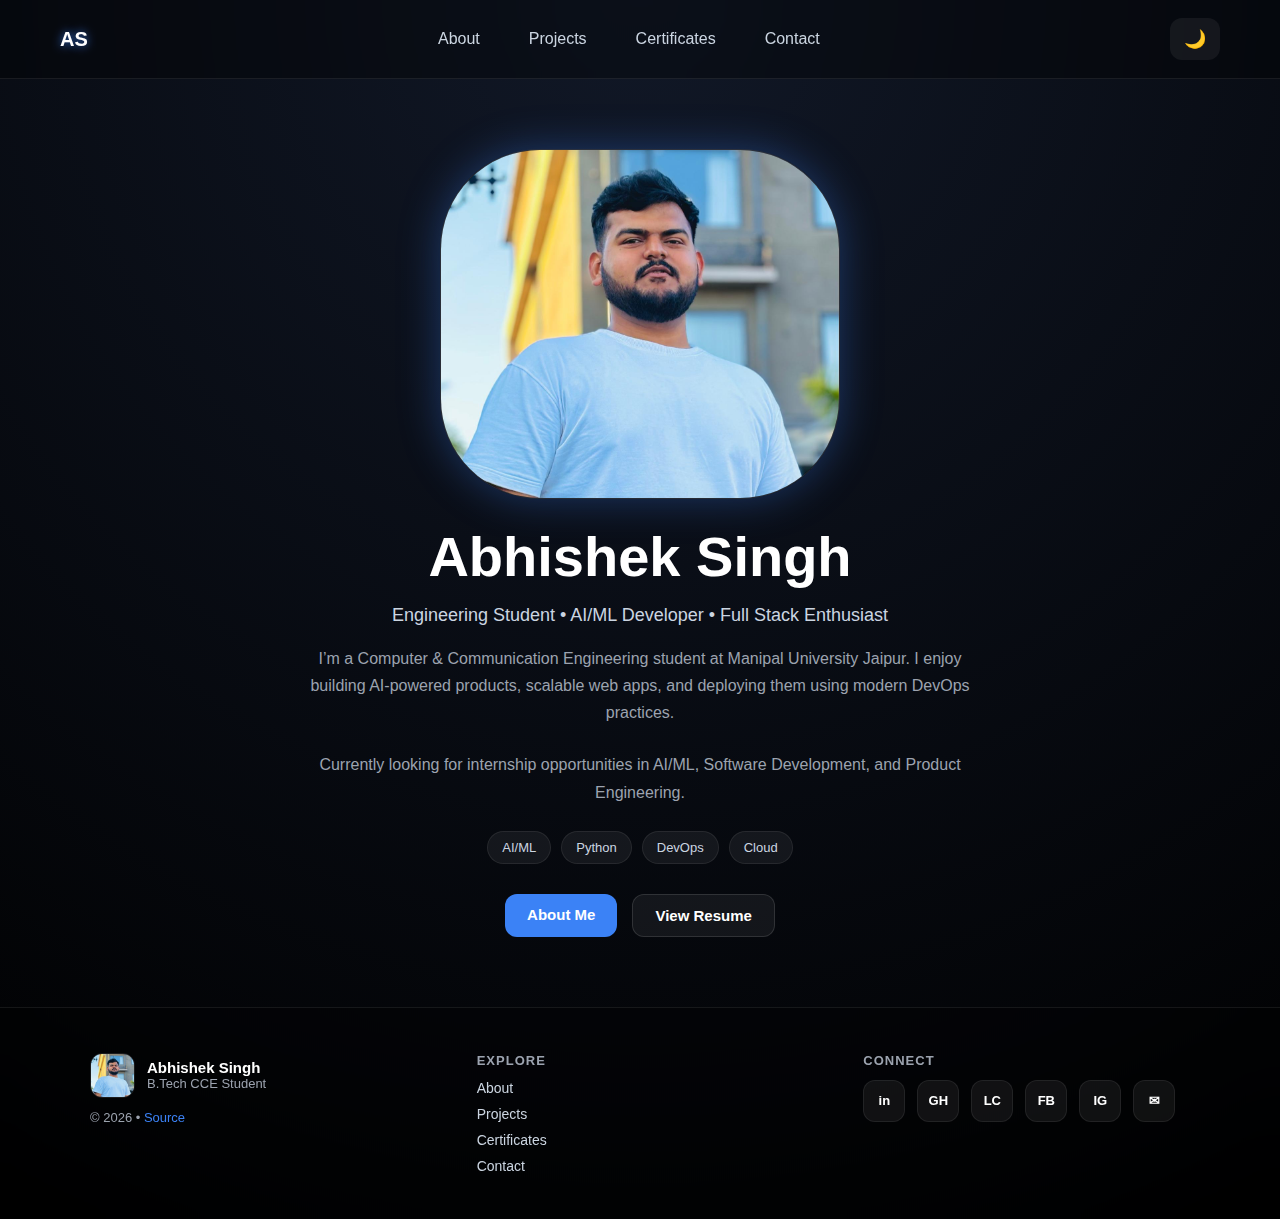
<file: index.html>
<!DOCTYPE html>
<html lang="en">
<head>
  <meta charset="UTF-8"/>
  <meta name="viewport" content="width=device-width, initial-scale=1.0"/>
  <title>Abhishek Singh | Portfolio</title>
  <link rel="stylesheet" href="style.css"/>
</head>

<body data-theme="dark">

  <!-- Navbar -->
  <nav class="top-navbar">
    <div class="nav-logo"><a href="index.html">AS</a></div>

    <ul class="nav-menu">
      <li><a href="about.html">About</a></li>
      <li><a href="projects.html">Projects</a></li>
      <li><a href="certificates.html">Certificates</a></li>
      <li><a href="contact.html">Contact</a></li>
    </ul>

    <div class="nav-right">
      <button class="theme-btn" id="themeToggle">🌙</button>
    </div>
  </nav>

  <!-- Hero Section -->
  <section class="hero">

    <div class="hero-img-box">
      <img src="profile.jpeg" class="hero-img" alt="Abhishek Singh"/>
    </div>

<h1 class="hero-name">Abhishek Singh</h1>

<p class="hero-subtitle">
  Engineering Student • AI/ML Developer • Full Stack Enthusiast
</p>

<p class="hero-desc">
  I’m a Computer & Communication Engineering student at Manipal University Jaipur.
  I enjoy building AI-powered products, scalable web apps, and deploying them using modern DevOps practices.
</p>

<p class="hero-desc">
  Currently looking for internship opportunities in AI/ML, Software Development, and Product Engineering.
</p>


    <div class="hero-tags">
      <span class="tag">AI/ML</span>
      <span class="tag">Python</span>
      <span class="tag">DevOps</span>
      <span class="tag">Cloud</span>
    </div>

    <div class="hero-buttons">
      <a class="btn primary" href="about.html">About Me</a>
      <a class="btn secondary" href="https://drive.google.com/file/d/14wn3LPRRqsn955UEqf8m7zbrWR0Qgt5Y/view?usp=sharing" target="_blank">View Resume</a>
    </div>

  </section>

  <!-- Footer -->
  <footer class="pro-footer">

    <div class="footer-left">
      <div class="footer-profile">
        <img src="profile.jpeg" class="footer-img" alt="Abhishek Singh">
        <div>
          <h3>Abhishek Singh</h3>
          <p>B.Tech CCE Student</p>
        </div>
      </div>
      <p class="footer-copy">© 2026 • <a href="#">Source</a></p>
    </div>

    <div class="footer-mid">
      <h4>EXPLORE</h4>
      <div class="footer-links">
        <a href="about.html">About</a>
        <a href="projects.html">Projects</a>
        <a href="certificates.html">Certificates</a>
        <a href="contact.html">Contact</a>
      </div>
    </div>

    <div class="footer-right">
      <h4>CONNECT</h4>
      <div class="footer-icons">
  <a href="https://www.linkedin.com/in/abhishek-singh-739102253/" target="_blank">in</a>
  <a href="https://github.com/AbhishekkASR" target="_blank">GH</a>
  <a href="https://leetcode.com/u/AbhishekSingh_03/" target="_blank">LC</a>
  <a href="https://www.facebook.com/ipmax007/" target="_blank">FB</a>
  <a href="https://www.instagram.com/abhishek.rajput_0101/?hl=en" target="_blank">IG</a>
  <a href="mailto:abhisheksinghasr0001@gmail.com">✉</a>
</div>

    </div>

  </footer>

  <script src="script.js"></script>
</body>
</html>
</file>
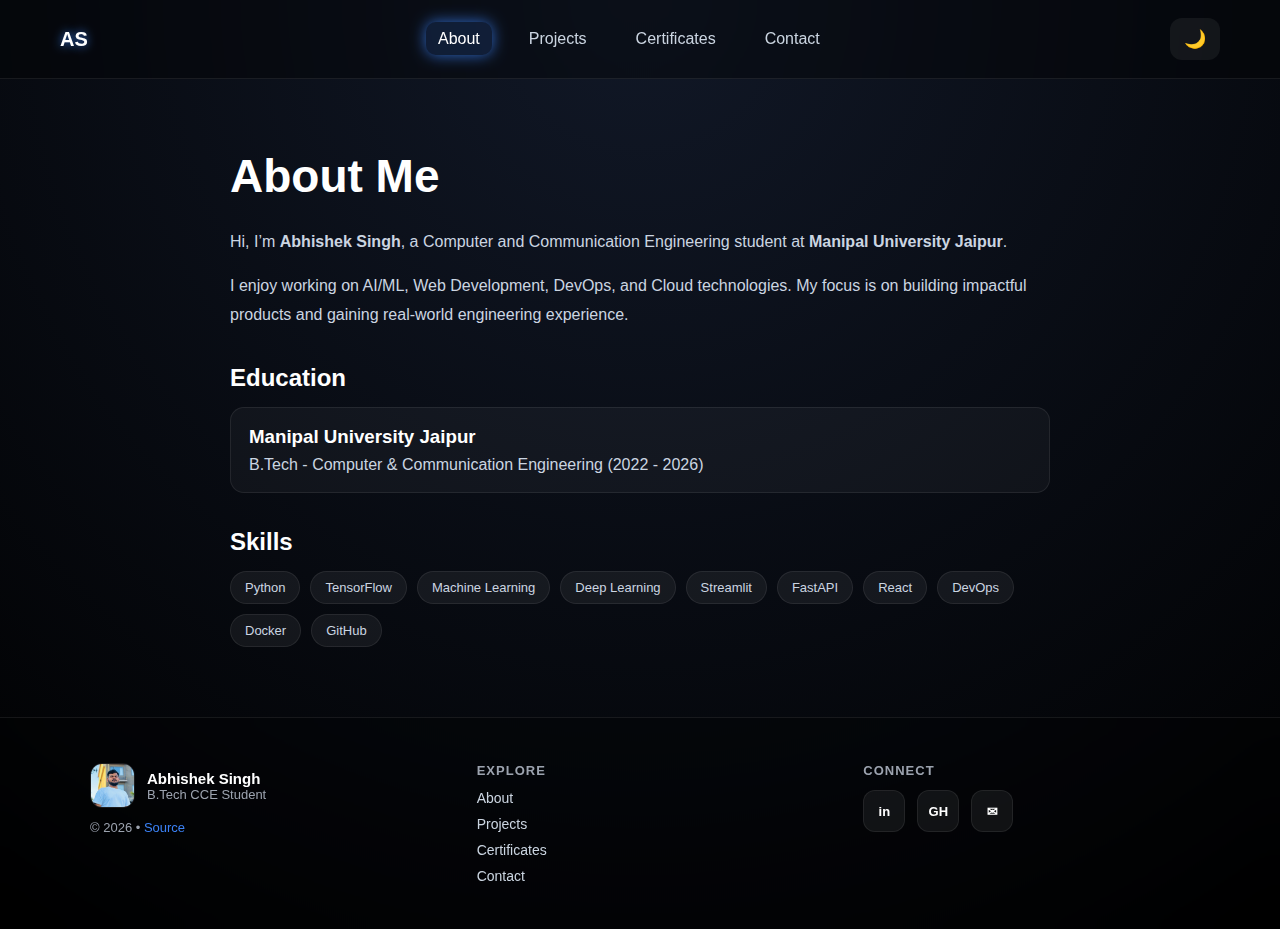
<file: about.html>
<!DOCTYPE html>
<html lang="en">
<head>
  <meta charset="UTF-8"/>
  <meta name="viewport" content="width=device-width, initial-scale=1.0"/>
  <title>About | Abhishek Singh</title>
  <link rel="stylesheet" href="style.css"/>
</head>

<body>

  <nav class="top-navbar">
    <div class="nav-logo"><a href="index.html">AS</a></div>

    <ul class="nav-menu">
      <li><a class="active" href="about.html">About</a></li>
      <li><a href="projects.html">Projects</a></li>
      <li><a href="certificates.html">Certificates</a></li>
      <li><a href="contact.html">Contact</a></li>
    </ul>

    <div class="nav-right">
      <button class="theme-btn" id="themeToggle">🌙</button>

    </div>
  </nav>

  <main class="page-container">
    <h1 class="page-title">About Me</h1>

    <p class="page-text">
      Hi, I’m <b>Abhishek Singh</b>, a Computer and Communication Engineering student at
      <b>Manipal University Jaipur</b>.
    </p>

    <p class="page-text">
      I enjoy working on AI/ML, Web Development, DevOps, and Cloud technologies.
      My focus is on building impactful products and gaining real-world engineering experience.
    </p>

    <h2 class="page-subtitle">Education</h2>
    <div class="info-card">
      <h3>Manipal University Jaipur</h3>
      <p>B.Tech - Computer & Communication Engineering (2022 - 2026)</p>
    </div>

    <h2 class="page-subtitle">Skills</h2>
    <div class="skills-grid">
      <span class="skill">Python</span>
      <span class="skill">TensorFlow</span>
      <span class="skill">Machine Learning</span>
      <span class="skill">Deep Learning</span>
      <span class="skill">Streamlit</span>
      <span class="skill">FastAPI</span>
      <span class="skill">React</span>
      <span class="skill">DevOps</span>
      <span class="skill">Docker</span>
      <span class="skill">GitHub</span>
    </div>
  </main>

  <footer class="pro-footer">

  <div class="footer-left">
    <div class="footer-profile">
      <img src="profile.jpeg" class="footer-img" alt="Abhishek Singh">
      <div>
        <h3>Abhishek Singh</h3>
        <p>B.Tech CCE Student</p>
      </div>
    </div>
    <p class="footer-copy">© 2026 • <a href="#">Source</a></p>
  </div>

  <div class="footer-mid">
    <h4>EXPLORE</h4>
    <div class="footer-links">
      <a href="about.html">About</a>
      <a href="projects.html">Projects</a>
      <a href="certificates.html">Certificates</a>
      <a href="contact.html">Contact</a>
    </div>
  </div>

  <div class="footer-right">
    <h4>CONNECT</h4>
    <div class="footer-icons">
      <a href="https://www.linkedin.com/in/abhishek-singh-739102253/" target="_blank">in</a>
      <a href="https://github.com/AbhishekkASR" target="_blank">GH</a>
      <a href="mailto:abhisheksinghasr0001@gmail.com">✉</a>
    </div>
  </div>

</footer>

  <script src="script.js"></script>
</body>
</html>
</body>
</html>
</file>
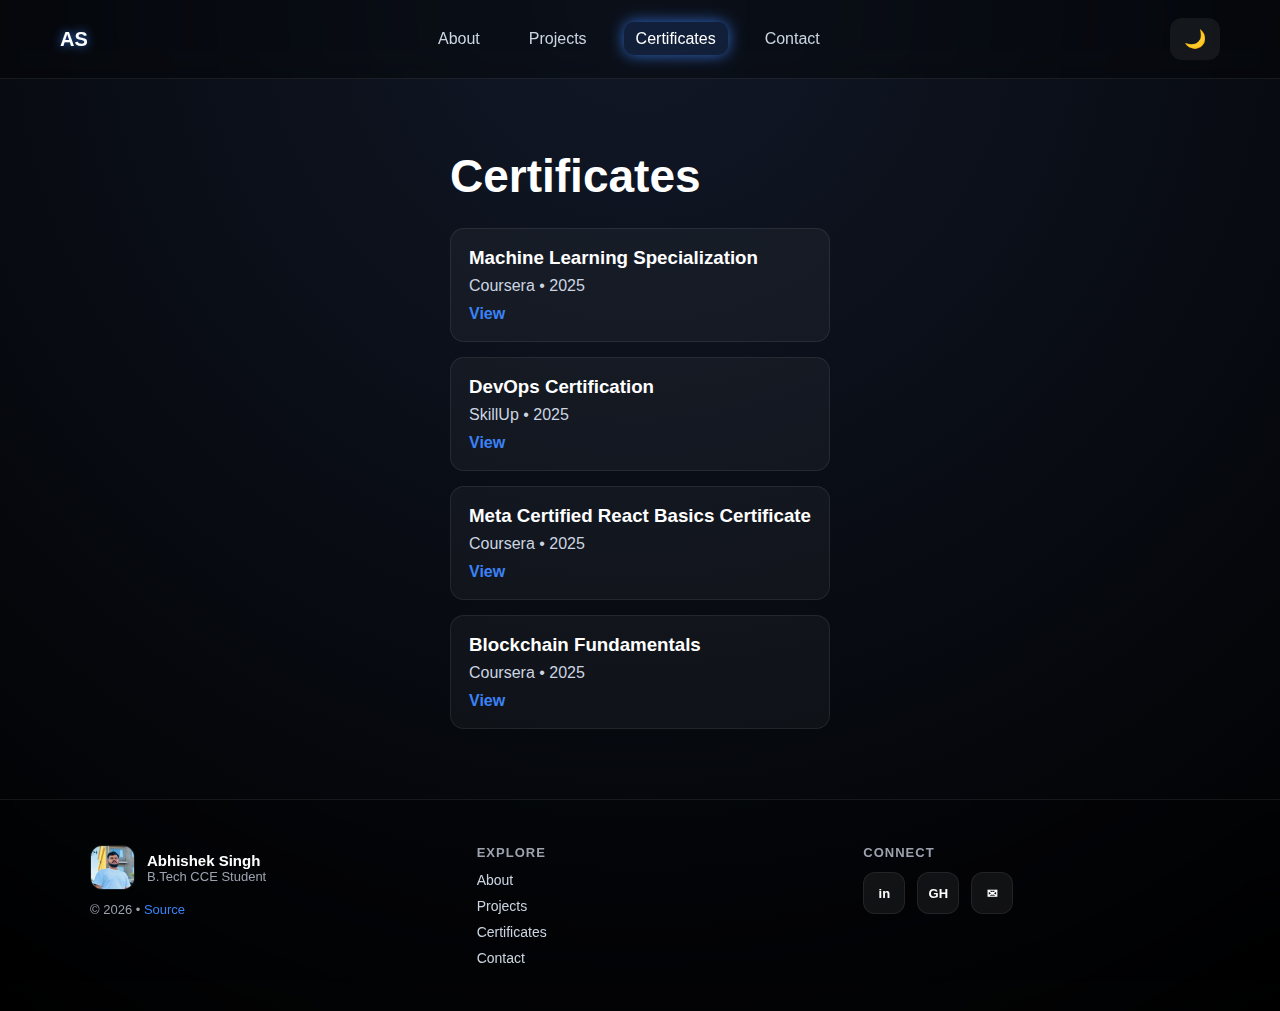
<file: certificates.html>
<!DOCTYPE html>
<html lang="en">
<head>
  <meta charset="UTF-8"/>
  <meta name="viewport" content="width=device-width, initial-scale=1.0"/>
  <title>Certificates | Abhishek Singh</title>
  <link rel="stylesheet" href="style.css"/>
</head>

<body>

  <nav class="top-navbar">
    <div class="nav-logo"><a href="index.html">AS</a></div>

    <ul class="nav-menu">
      <li><a href="about.html">About</a></li>
      <li><a href="projects.html">Projects</a></li>
      <li><a class="active" href="certificates.html">Certificates</a></li>
      <li><a href="contact.html">Contact</a></li>
    </ul>

    <div class="nav-right">
      <button class="theme-btn" id="themeToggle">🌙</button>
    </div>
  </nav>

  <main class="page-container">
    <h1 class="page-title">Certificates</h1>

    <div class="info-card">
      <h3>Machine Learning Specialization</h3>
      <p>Coursera • 2025</p>
      <a class="page-link" href="https://www.coursera.org/account/accomplishments/verify/FNE8NO8IY9OH" target="_blank">View</a>
    </div>

    <div class="info-card">
      <h3>DevOps Certification</h3>
      <p>SkillUp • 2025</p>
      <a class="page-link" href="https://www.simplilearn.com/skillup-certificate-landing?token=eyJjb3Vyc2VfaWQiOiIzMjc1IiwiY2VydGlmaWNhdGVfdXJsIjoiaHR0cHM6XC9cL2NlcnRpZmljYXRlcy5zaW1wbGljZG4ubmV0XC9zaGFyZVwvOTIwMzcyMF85NTQ4ODY0MTc2MDk2NTczOTYzMC5wbmciLCJ1c2VybmFtZSI6IkFiaGlzaGVrIFNpbmdoIn0%3D&utm_source=shared-certificate&utm_medium=lms&utm_campaign=shared-certificate-promotion&referrer=https%3A%2F%2Flms.simplilearn.com%2Fcourses%2F6073%2FDevOps-101%3A-What-is-DevOps%253F%2Fcertificate%2Fdownload-skillup&%24web_only=true&_branch_match_id=1382986906495944164&_branch_referrer=H4sIAAAAAAAAA8soKSkottLXL87MLcjJ1EssKNDLyczL1k%2FVL65MyUjyDypzjkiyrytKTUstKsrMS49PKsovL04tsvUBqkpN8cwDAB9KZPNBAAAA" target="_blank">View</a>
    </div>

    <div class="info-card">
      <h3>Meta Certified React Basics Certificate</h3>
      <p>Coursera • 2025</p>
      <a class="page-link" href="https://www.coursera.org/account/accomplishments/verify/U2GFABZP6RL5" target="_blank">View</a>
    </div>

    <div class="info-card">
      <h3>Blockchain Fundamentals</h3>
      <p>Coursera • 2025</p>
    <a class="page-link" href="https://www.coursera.org/account/accomplishments/specialization/3LCD7LC0UK6Z" target="_blank">View</a>

    </div>

  </main>

  <footer class="pro-footer">

  <div class="footer-left">
    <div class="footer-profile">
      <img src="profile.jpeg" class="footer-img" alt="Abhishek Singh">
      <div>
        <h3>Abhishek Singh</h3>
        <p>B.Tech CCE Student</p>
      </div>
    </div>
    <p class="footer-copy">© 2026 • <a href="#">Source</a></p>
  </div>

  <div class="footer-mid">
    <h4>EXPLORE</h4>
    <div class="footer-links">
      <a href="about.html">About</a>
      <a href="projects.html">Projects</a>
      <a href="certificates.html">Certificates</a>
      <a href="contact.html">Contact</a>
    </div>
  </div>

  <div class="footer-right">
    <h4>CONNECT</h4>
    <div class="footer-icons">
      <a href="https://www.linkedin.com/in/abhishek-singh-739102253/" target="_blank">in</a>
      <a href="https://github.com/AbhishekkASR" target="_blank">GH</a>
      <a href="mailto:abhisheksinghasr0001@gmail.com">✉</a>
    </div>
  </div>

</footer>

  <script src="script.js"></script>
</body>
</html>
</file>
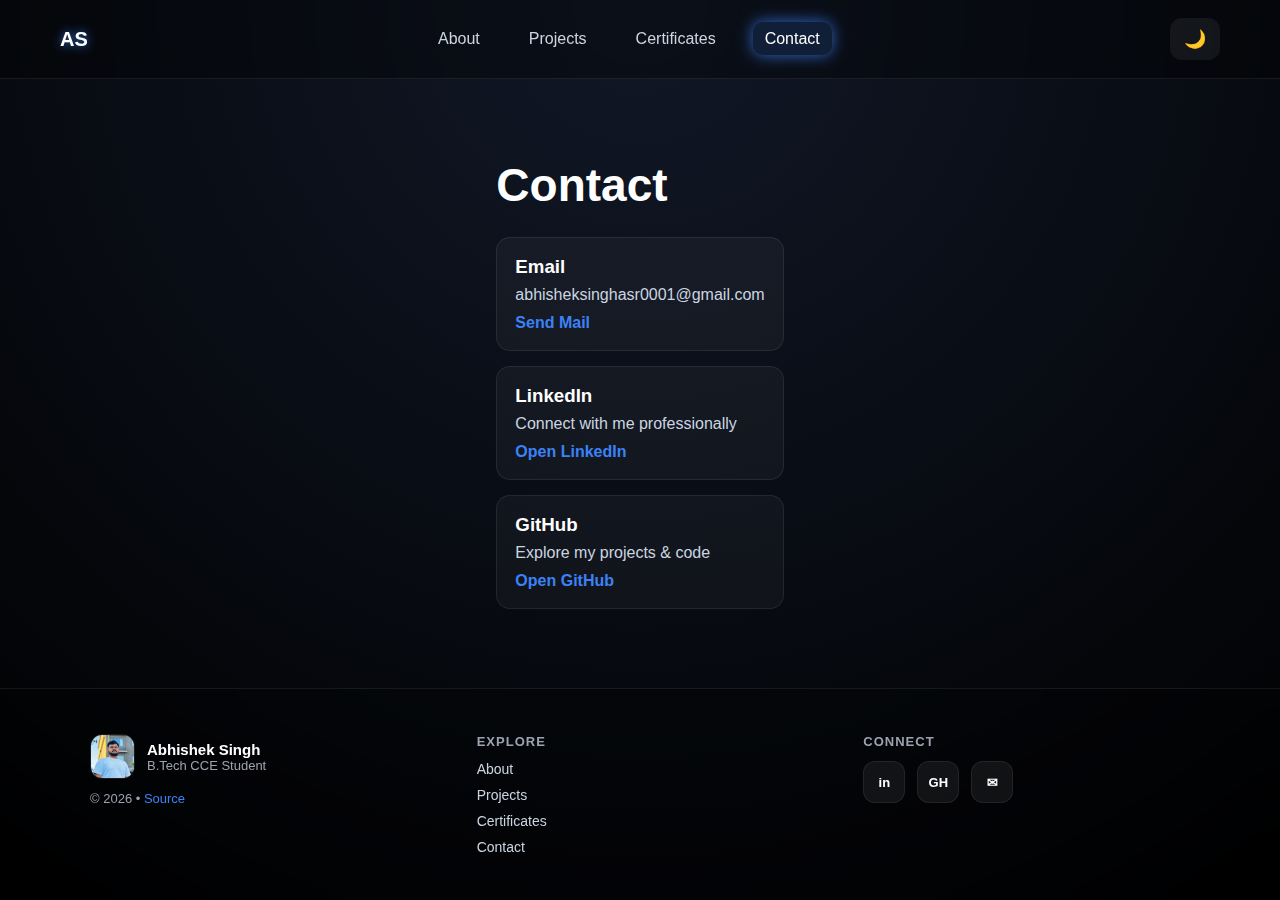
<file: contact.html>
<!DOCTYPE html>
<html lang="en">
<head>
  <meta charset="UTF-8"/>
  <meta name="viewport" content="width=device-width, initial-scale=1.0"/>
  <title>Contact | Abhishek Singh</title>
  <link rel="stylesheet" href="style.css"/>
</head>

<body>

  <nav class="top-navbar">
    <div class="nav-logo"><a href="index.html">AS</a></div>

    <ul class="nav-menu">
      <li><a href="about.html">About</a></li>
      <li><a href="projects.html">Projects</a></li>
      <li><a href="certificates.html">Certificates</a></li>
      <li><a class="active" href="contact.html">Contact</a></li>
    </ul>

    <div class="nav-right">
      <button class="theme-btn" id="themeToggle">🌙</button>

    </div>
  </nav>

  <main class="page-container">
    <h1 class="page-title">Contact</h1>

    <div class="info-card">
      <h3>Email</h3>
      <p>abhisheksinghasr0001@gmail.com</p>
      <a class="page-link" href="mailto:abhisheksinghasr0001@gmail.com">Send Mail</a>
    </div>

    <div class="info-card">
      <h3>LinkedIn</h3>
      <p>Connect with me professionally</p>
      <a class="page-link" href="https://www.linkedin.com/in/abhishek-singh-739102253/" target="_blank">
        Open LinkedIn
      </a>
    </div>

    <div class="info-card">
      <h3>GitHub</h3>
      <p>Explore my projects & code</p>
      <a class="page-link" href="https://github.com/AbhishekkASR" target="_blank">
        Open GitHub
      </a>
    </div>

  </main>
  <footer class="pro-footer">

  <div class="footer-left">
    <div class="footer-profile">
      <img src="profile.jpeg" class="footer-img" alt="Abhishek Singh">
      <div>
        <h3>Abhishek Singh</h3>
        <p>B.Tech CCE Student</p>
      </div>
    </div>
    <p class="footer-copy">© 2026 • <a href="#">Source</a></p>
  </div>

  <div class="footer-mid">
    <h4>EXPLORE</h4>
    <div class="footer-links">
      <a href="about.html">About</a>
      <a href="projects.html">Projects</a>
      <a href="certificates.html">Certificates</a>
      <a href="contact.html">Contact</a>
    </div>
  </div>

  <div class="footer-right">
    <h4>CONNECT</h4>
    <div class="footer-icons">
      <a href="https://www.linkedin.com/in/abhishek-singh-739102253/" target="_blank">in</a>
      <a href="https://github.com/AbhishekkASR" target="_blank">GH</a>
      <a href="mailto:abhisheksinghasr0001@gmail.com">✉</a>
    </div>
  </div>

</footer>

<script src="script.js"></script>
</body>
</html>
</body>
</html>
</file>
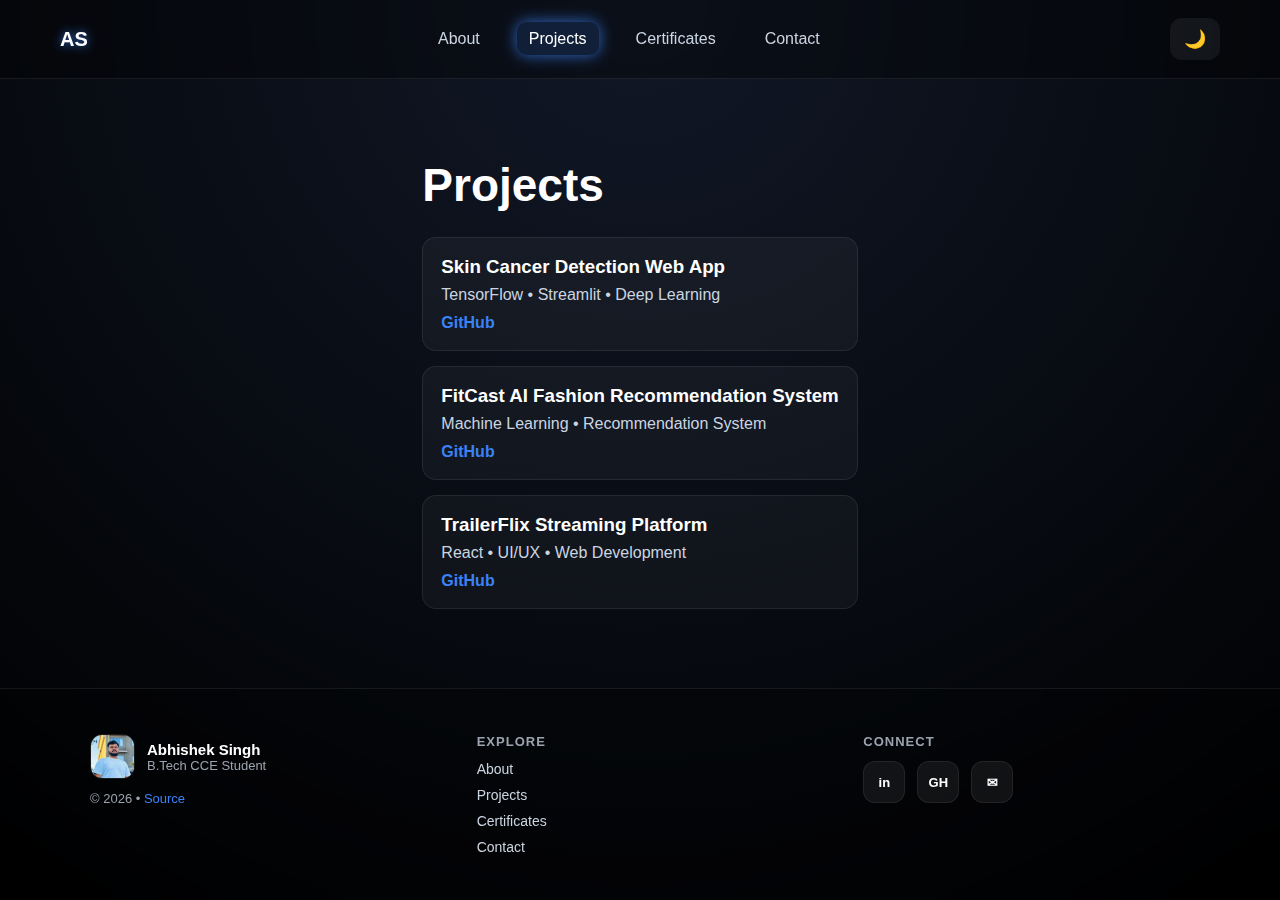
<file: projects.html>
<!DOCTYPE html>
<html lang="en">
<head>
  <meta charset="UTF-8"/>
  <meta name="viewport" content="width=device-width, initial-scale=1.0"/>
  <title>Projects | Abhishek Singh</title>
  <link rel="stylesheet" href="https://cdnjs.cloudflare.com/ajax/libs/font-awesome/6.5.0/css/all.min.css">
  <link rel="stylesheet" href="style.css"/>
</head>

<body>

  <nav class="top-navbar">
    <div class="nav-logo"><a href="index.html">AS</a></div>

    <ul class="nav-menu">
      <li><a href="about.html">About</a></li>
      <li><a class="active" href="projects.html">Projects</a></li>
      <li><a href="certificates.html">Certificates</a></li>
      <li><a href="contact.html">Contact</a></li>
    </ul>

    <div class="nav-right">
      <button class="theme-btn" id="themeToggle">🌙</button>
    </div>
  </nav>

  <main class="page-container">
    <h1 class="page-title">Projects</h1>

    <div class="info-card">
      <h3>Skin Cancer Detection Web App</h3>
      <p>TensorFlow • Streamlit • Deep Learning</p>
      <a class="page-link" href="https://github.com/AbhishekkASR" target="_blank">GitHub</a>
    </div>

    <div class="info-card">
      <h3>FitCast AI Fashion Recommendation System</h3>
      <p>Machine Learning • Recommendation System</p>
      <a class="page-link" href="https://github.com/AbhishekkASR" target="_blank">GitHub</a>
    </div>

    <div class="info-card">
      <h3>TrailerFlix Streaming Platform</h3>
      <p>React • UI/UX • Web Development</p>
      <a class="page-link" href="https://github.com/AbhishekkASR" target="_blank">GitHub</a>
    </div>

  </main>
  <footer class="pro-footer">

  <div class="footer-left">
    <div class="footer-profile">
      <img src="profile.jpeg" class="footer-img" alt="Abhishek Singh">
      <div>
        <h3>Abhishek Singh</h3>
        <p>B.Tech CCE Student</p>
      </div>
    </div>
    <p class="footer-copy">© 2026 • <a href="#">Source</a></p>
  </div>

  <div class="footer-mid">
    <h4>EXPLORE</h4>
    <div class="footer-links">
      <a href="about.html">About</a>
      <a href="projects.html">Projects</a>
      <a href="certificates.html">Certificates</a>
      <a href="contact.html">Contact</a>
    </div>
  </div>

  <div class="footer-right">
    <h4>CONNECT</h4>
    <div class="footer-icons">
      <a href="https://www.linkedin.com/in/abhishek-singh-739102253/" target="_blank">in</a>
      <a href="https://github.com/AbhishekkASR" target="_blank">GH</a>
      <a href="mailto:abhisheksinghasr0001@gmail.com">✉</a>
    </div>
  </div>

</footer>

  <script src="script.js"></script>
</body>
</html>
</body>
</html>
</file>
<file: style.css>
* {
  margin: 0;
  padding: 0;
  box-sizing: border-box;
}

/* Default Theme = Dark */
body {
  font-family: Arial, sans-serif;
  transition: background 0.4s ease, color 0.4s ease;
  opacity: 0;
  transform: translateY(10px);

  min-height: 100vh;
  display: flex;
  flex-direction: column;
}

body.loaded {
  opacity: 1;
  transform: translateY(0);
  transition: opacity 0.6s ease, transform 0.6s ease;
}

/* ---------------- DARK THEME ---------------- */
body[data-theme="dark"] {
  background: radial-gradient(circle at top, #111827, #000000);
  color: white;
}

/* ---------------- LIGHT THEME ---------------- */
body[data-theme="light"] {
  background: radial-gradient(circle at top, #f3f4f6, #ffffff);
  color: #111827;
}

/* Navbar */
.top-navbar {
  display: flex;
  justify-content: space-between;
  align-items: center;
  padding: 18px 60px;
  border-bottom: 1px solid rgba(255, 255, 255, 0.08);
  background: rgba(0, 0, 0, 0.35);
  backdrop-filter: blur(12px);
  position: sticky;
  top: 0;
  z-index: 10;
  transition: 0.3s;
}

/* Navbar light theme */
body[data-theme="light"] .top-navbar {
  background: rgba(255, 255, 255, 0.6);
  border-bottom: 1px solid rgba(0, 0, 0, 0.08);
}

.nav-logo {
  font-size: 20px;
  font-weight: bold;
  color: white;
  text-shadow: 0px 0px 10px rgba(59, 130, 246, 0.9);
}

body[data-theme="light"] .nav-logo {
  color: #111827;
}

.nav-logo a {
  text-decoration: none;
  color: inherit;
}

.nav-menu {
  list-style: none;
  display: flex;
  gap: 25px;
}

.nav-menu a {
  text-decoration: none;
  color: #cbd5e1;
  padding: 8px 12px;
  border-radius: 10px;
  transition: 0.2s;
}

body[data-theme="light"] .nav-menu a {
  color: #374151;
}

.nav-menu a:hover {
  background: rgba(59, 130, 246, 0.15);
  color: white;
  box-shadow: 0px 0px 15px rgba(59, 130, 246, 0.6);
}

body[data-theme="light"] .nav-menu a:hover {
  color: #111827;
}

.nav-menu a.active {
  background: rgba(59, 130, 246, 0.15);
  color: white;
  box-shadow: 0px 0px 15px rgba(59, 130, 246, 0.8);
}

body[data-theme="light"] .nav-menu a.active {
  color: #111827;
}

/* Theme Button */
.theme-btn {
  border: none;
  background: rgba(255, 255, 255, 0.06);
  color: white;
  font-size: 18px;
  padding: 10px 14px;
  border-radius: 12px;
  cursor: pointer;
  transition: 0.25s;
}

.theme-btn:hover {
  transform: scale(1.08);
  box-shadow: 0px 0px 18px rgba(59, 130, 246, 0.7);
}

body[data-theme="light"] .theme-btn {
  background: rgba(0, 0, 0, 0.05);
  color: #111827;
}

/* Hero Section */
.hero {
  flex: 1;
  min-height: 100vh;
  display: flex;
  flex-direction: column;
  justify-content: center;
  align-items: center;
  padding: 70px 25px;
  text-align: center;
}


@keyframes fadeUp {
  from {
    opacity: 0;
    transform: translateY(15px);
  }
  to {
    opacity: 1;
    transform: translateY(0);
  }
}

.hero-img-box {
  width: 400px;
  height: 350px;
  border-radius: 100px;
  overflow: hidden;
  border: 1px solid rgba(255, 255, 255, 0.12);
  box-shadow: 0px 0px 40px rgba(59, 130, 246, 0.35);
  margin-bottom: 25px;
  transition: 0.3s;

  display: flex;
  justify-content: center;
  align-items: center;
}


.hero-img-box:hover {
  transform: scale(1.06);
  box-shadow: 0px 0px 50px rgba(59, 130, 246, 0.7);
}

.hero-img {
  width: 100%;
  height: 100%;
  object-fit: cover;
}

.hero-name {
  font-size: 56px;
  font-weight: bold;
  margin-bottom: 12px;
}

.hero-subtitle {
  font-size: 18px;
  color: #cbd5e1;
  line-height: 1.6;
  margin-bottom: 15px;
}

body[data-theme="light"] .hero-subtitle {
  color: #374151;
}

.hero-desc {
  max-width: 700px;
  font-size: 16px;
  color: #9ca3af;
  line-height: 1.7;
  margin-bottom: 25px;
}

body[data-theme="light"] .hero-desc {
  color: #4b5563;
}

/* Tags */
.hero-tags {
  display: flex;
  gap: 10px;
  flex-wrap: wrap;
  justify-content: center;
  margin-bottom: 30px;
}

.tag {
  padding: 8px 14px;
  border-radius: 30px;
  background: rgba(255, 255, 255, 0.06);
  border: 1px solid rgba(255, 255, 255, 0.08);
  font-size: 13px;
  color: #cbd5e1;
  transition: 0.25s;
}

.tag:hover {
  transform: translateY(-3px);
  box-shadow: 0px 0px 15px rgba(59, 130, 246, 0.4);
}

body[data-theme="light"] .tag {
  color: #111827;
  background: rgba(0, 0, 0, 0.05);
}

/* Buttons */
.hero-buttons {
  display: flex;
  gap: 15px;
  justify-content: center;
  flex-wrap: wrap;
}

.btn {
  text-decoration: none;
  padding: 12px 22px;
  border-radius: 12px;
  font-size: 15px;
  font-weight: bold;
  transition: 0.25s;
}

.primary {
  background: #3b82f6;
  color: white;
}

.primary:hover {
  box-shadow: 0px 0px 25px rgba(59, 130, 246, 0.8);
  transform: translateY(-2px);
}

.secondary {
  background: rgba(255, 255, 255, 0.06);
  color: white;
  border: 1px solid rgba(255, 255, 255, 0.12);
}

body[data-theme="light"] .secondary {
  color: #111827;
  border: 1px solid rgba(0, 0, 0, 0.1);
  background: rgba(0, 0, 0, 0.04);
}

.secondary:hover {
  box-shadow: 0px 0px 25px rgba(59, 130, 246, 0.5);
  transform: translateY(-2px);
}

/* Pages */
.page-container {
  padding: 70px 90px;
  max-width: 1000px;
  margin: auto;
  animation: fadeUp 0.8s ease;
}

.page-title {
  font-size: 46px;
  margin-bottom: 25px;
}

.page-subtitle {
  margin-top: 35px;
  margin-bottom: 15px;
  font-size: 24px;
}

.page-text {
  font-size: 16px;
  line-height: 1.8;
  color: #cbd5e1;
  margin-bottom: 15px;
}

body[data-theme="light"] .page-text {
  color: #374151;
}

/* Cards */
.info-card {
  margin-top: 15px;
  background: rgba(255, 255, 255, 0.04);
  border: 1px solid rgba(255, 255, 255, 0.08);
  padding: 18px;
  border-radius: 14px;
  transition: 0.25s;
}

body[data-theme="light"] .info-card {
  background: rgba(0, 0, 0, 0.04);
  border: 1px solid rgba(0, 0, 0, 0.08);
}

.info-card:hover {
  transform: translateY(-4px);
  box-shadow: 0px 0px 20px rgba(59, 130, 246, 0.4);
}

.info-card h3 {
  margin-bottom: 8px;
}

.info-card p {
  color: #cbd5e1;
}

body[data-theme="light"] .info-card p {
  color: #374151;
}

/* Links */
.page-link {
  display: inline-block;
  margin-top: 10px;
  text-decoration: none;
  color: #3b82f6;
  font-weight: bold;
}

.page-link:hover {
  text-shadow: 0px 0px 10px rgba(59, 130, 246, 0.9);
}

/* Skills */
.skills-grid {
  display: flex;
  flex-wrap: wrap;
  gap: 10px;
}

.skill {
  padding: 8px 14px;
  border-radius: 25px;
  background: rgba(255, 255, 255, 0.06);
  border: 1px solid rgba(255, 255, 255, 0.08);
  font-size: 13px;
  color: #cbd5e1;
  transition: 0.25s;
}

.skill:hover {
  transform: translateY(-3px);
  box-shadow: 0px 0px 15px rgba(59, 130, 246, 0.4);
}

body[data-theme="light"] .skill {
  color: #111827;
  background: rgba(0, 0, 0, 0.05);
}

/* ---------------- FOOTER (MLDANGELO STYLE) ---------------- */

.pro-footer {
  display: flex;
  justify-content: space-between;
  align-items: flex-start;
  gap: 60px;
  padding: 45px 90px;
  border-top: 1px solid rgba(255, 255, 255, 0.08);
  background: rgba(0, 0, 0, 0.25);
  backdrop-filter: blur(12px);
}

body[data-theme="light"] .pro-footer {
  background: rgba(255, 255, 255, 0.55);
  border-top: 1px solid rgba(0, 0, 0, 0.08);
}

.footer-left, .footer-mid, .footer-right {
  flex: 1;
}

.footer-profile {
  display: flex;
  align-items: center;
  gap: 12px;
}

.footer-img {
  width: 45px;
  height: 45px;
  border-radius: 12px;
  object-fit: cover;
  border: 1px solid rgba(255, 255, 255, 0.1);
}

.footer-profile h3 {
  font-size: 15px;
  color: white;
}

.footer-profile p {
  font-size: 13px;
  color: #9ca3af;
}

body[data-theme="light"] .footer-profile h3 {
  color: #111827;
}

body[data-theme="light"] .footer-profile p {
  color: #374151;
}

.footer-copy {
  margin-top: 12px;
  font-size: 13px;
  color: #9ca3af;
}

.footer-copy a {
  color: #3b82f6;
  text-decoration: none;
}

.footer-copy a:hover {
  text-shadow: 0px 0px 10px rgba(59, 130, 246, 0.9);
}

.footer-mid h4,
.footer-right h4 {
  font-size: 13px;
  letter-spacing: 1px;
  color: #9ca3af;
  margin-bottom: 12px;
}

.footer-links {
  display: flex;
  flex-direction: column;
  gap: 10px;
}

.footer-links a {
  text-decoration: none;
  color: #cbd5e1;
  font-size: 14px;
  transition: 0.2s;
}

.footer-links a:hover {
  color: white;
  text-shadow: 0px 0px 10px rgba(59, 130, 246, 0.8);
}
.footer-icons i {
  font-size: 16px;
}

body[data-theme="light"] .footer-links a {
  color: #374151;
}

body[data-theme="light"] .footer-links a:hover {
  color: #111827;
}

.footer-icons {
  display: flex;
  gap: 12px;
  flex-wrap: wrap;
}

.footer-icons a {
  width: 42px;
  height: 42px;
  display: flex;
  justify-content: center;
  align-items: center;

  border-radius: 12px;
  text-decoration: none;
  font-weight: bold;
  font-size: 13px;

  color: white;
  background: rgba(255, 255, 255, 0.06);
  border: 1px solid rgba(255, 255, 255, 0.08);

  transition: 0.25s;
}

.footer-icons a:hover {
  transform: translateY(-3px);
  box-shadow: 0px 0px 18px rgba(59, 130, 246, 0.7);
}

body[data-theme="light"] .footer-icons a {
  color: #111827;
  background: rgba(0, 0, 0, 0.04);
  border: 1px solid rgba(0, 0, 0, 0.08);
}
.clickable-card {
  display: block;
  text-decoration: none;
  color: inherit;
  cursor: pointer;
}
/* Responsive Footer */
@media(max-width: 900px) {
  .pro-footer {
    flex-direction: column;
    padding: 40px 25px;
    gap: 30px;
  }
}
</file>
